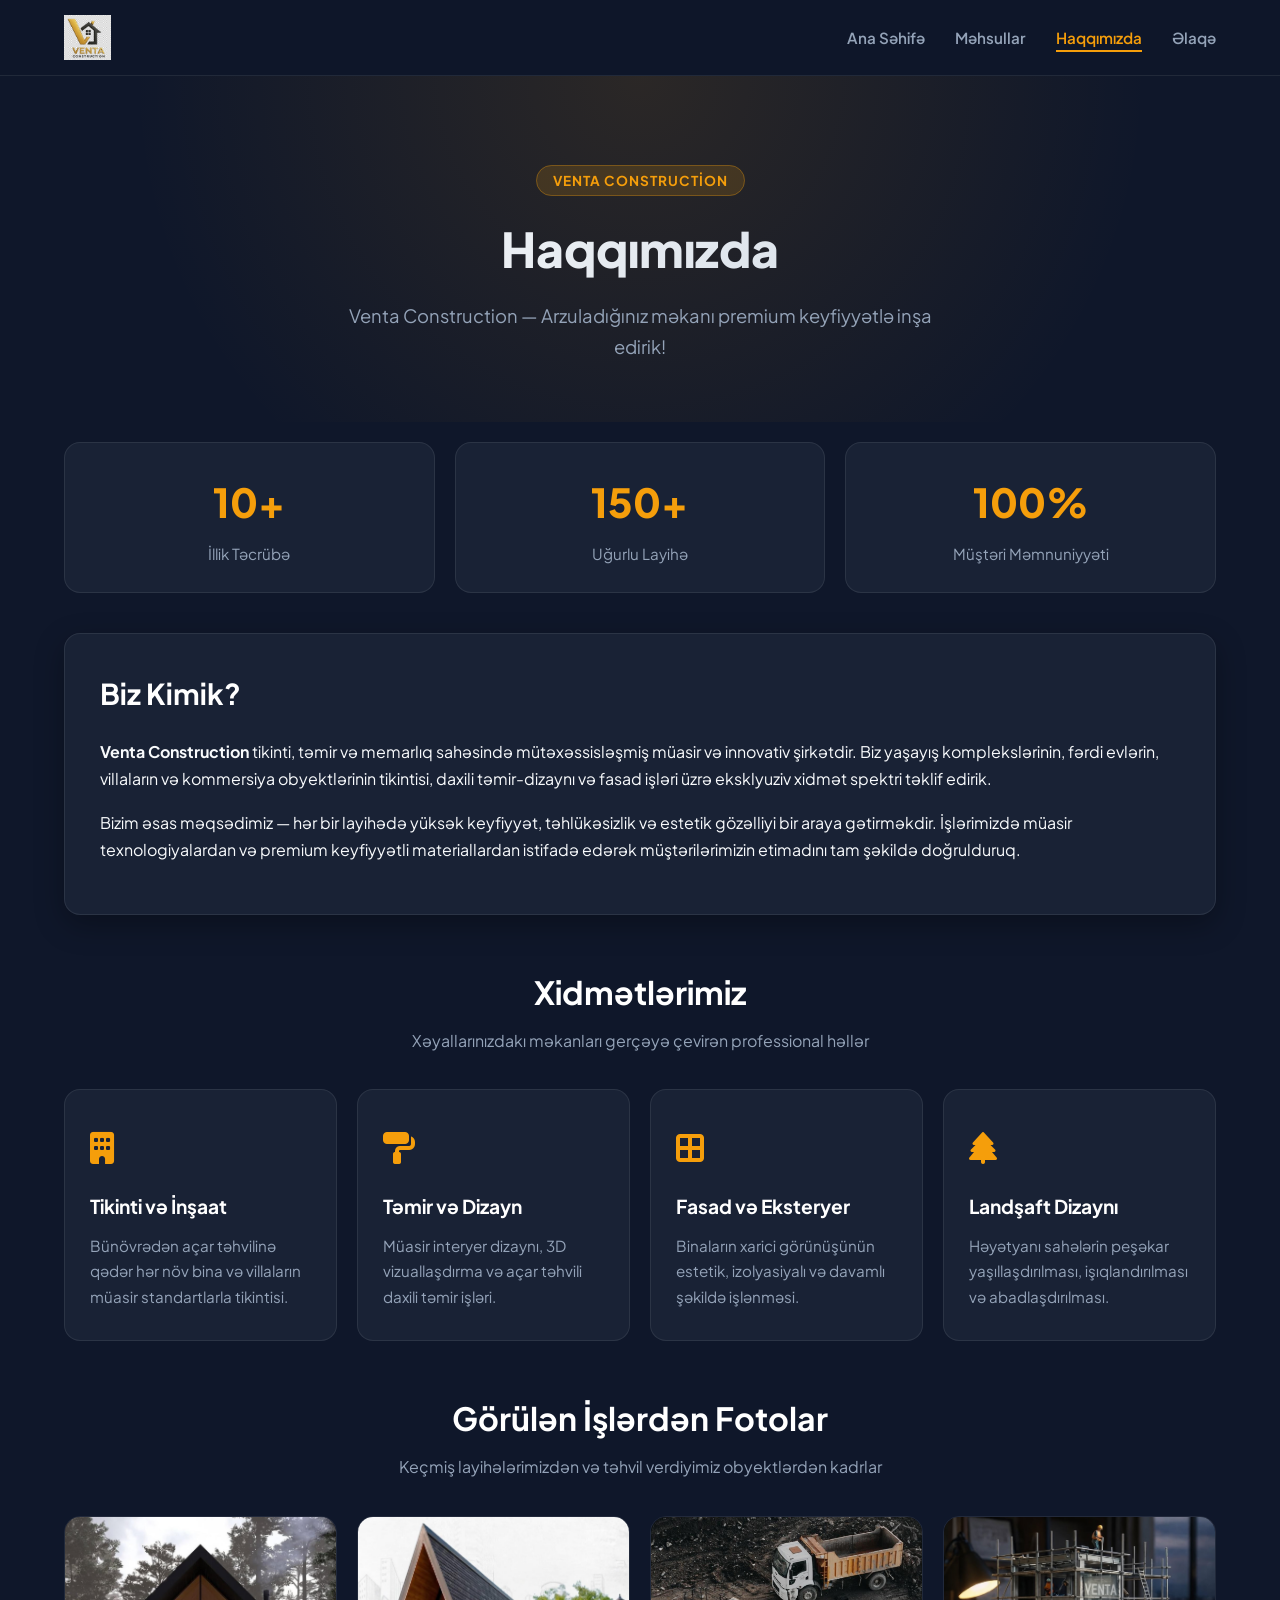
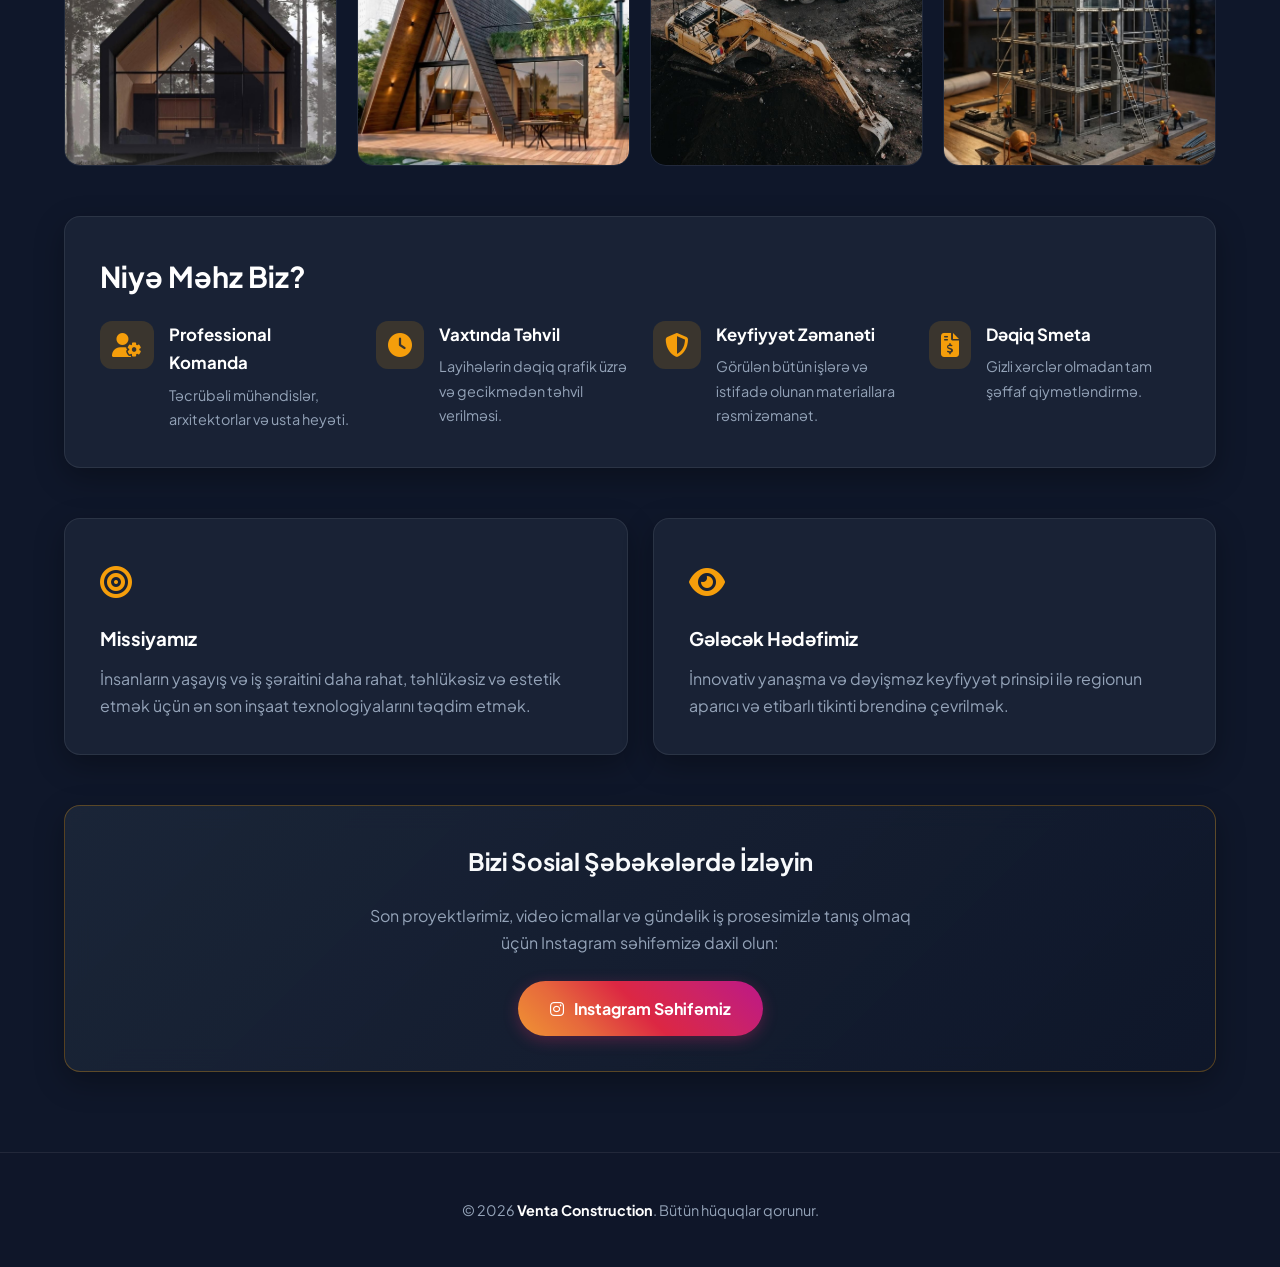
<file: haqinda.html>
<!DOCTYPE html>
<html lang="az">

<head>
    <meta charset="UTF-8">
    <meta name="viewport" content="width=device-width, initial-scale=1.0">
    <title>Haqqımızda - Venta Construction</title>

    <link rel="preconnect" href="https://fonts.googleapis.com">
    <link rel="preconnect" href="https://fonts.gstatic.com" crossorigin>
    <link href="https://fonts.googleapis.com/css2?family=Plus+Jakarta+Sans:wght@300;400;600;700;800&display=swap" rel="stylesheet">
    <link rel="stylesheet" href="https://cdnjs.cloudflare.com/ajax/libs/font-awesome/6.4.0/css/all.min.css">
    
    <link rel="stylesheet" href="haqinda.css">
</head>

<body>

    <header>
        <div class="header-container">
            <div class="logo">
                <a href="index.html">
                    <img src="../img/Gemini_Generated_Image_xss4gkxss4gkxss4 (1).png" alt="Venta Construction Logo"
                         onerror="this.style.display='none'; this.nextElementSibling.style.display='block';">
                    <span class="logo-placeholder" style="display:none;">VENTA<span>.</span></span>
                </a>
            </div>
            <nav>
                <ul>
                    <li><a href="index.html">Ana Səhifə</a></li>
                    <li><a href="mesular.html">Məhsullar</a></li>
                    <li><a href="" class="active">Haqqımızda</a></li>
                    <li><a href="ƏLAqə.html">Əlaqə</a></li>
                </ul>
            </nav>
        </div>
    </header>

    <section class="hero-title">
        <div class="container">
            <span class="badge">Venta Construction</span>
            <h1>Haqqımızda</h1>
            <p class="subtitle">Venta Construction — Arzuladığınız məkanı premium keyfiyyətlə inşa edirik!</p>
        </div>
    </section>

    <div class="container">

        <!-- Stat Highlights Section -->
        <section class="stats-grid">
            <div class="stat-card">
                <h2>10+</h2>
                <p>İllik Təcrübə</p>
            </div>
            <div class="stat-card">
                <h2>150+</h2>
                <p>Uğurlu Layihə</p>
            </div>
            <div class="stat-card">
                <h2>100%</h2>
                <p>Müştəri Məmnuniyyəti</p>
            </div>
        </section>

        <!-- About Info -->
        <section class="about-section glass-card">
            <h2>Biz Kimik?</h2>
            <p>
                <strong>Venta Construction</strong> tikinti, təmir və memarlıq sahəsində mütəxəssisləşmiş müasir
                və innovativ şirkətdir. Biz yaşayış komplekslərinin, fərdi evlərin, villaların və kommersiya obyektlərinin tikintisi,
                daxili təmir-dizaynı və fasad işləri üzrə eksklyuziv xidmət spektri təklif edirik.
            </p>
            <p>
                Bizim əsas məqsədimiz — hər bir layihədə yüksək keyfiyyət, təhlükəsizlik və estetik gözəlliyi bir araya
                gətirməkdir. İşlərimizdə müasir texnologiyalardan və premium keyfiyyətli materiallardan istifadə edərək
                müştərilərimizin etimadını tam şəkildə doğrulduruq.
            </p>
        </section>

        <!-- Services Section -->
        <section class="about-section">
            <div class="section-header">
                <h2>Xidmətlərimiz</h2>
                <p>Xəyallarınızdakı məkanları gerçəyə çevirən professional həllər</p>
            </div>
            <div class="service-cards">
                <div class="card">
                    <div class="card-icon"><i class="fa-solid fa-building"></i></div>
                    <h3>Tikinti və İnşaat</h3>
                    <p>Bünövrədən açar təhvilinə qədər hər növ bina və villaların müasir standartlarla tikintisi.</p>
                </div>
                <div class="card">
                    <div class="card-icon"><i class="fa-solid fa-paint-roller"></i></div>
                    <h3>Təmir və Dizayn</h3>
                    <p>Müasir interyer dizaynı, 3D vizuallaşdırma və açar təhvili daxili təmir işləri.</p>
                </div>
                <div class="card">
                    <div class="card-icon"><i class="fa-solid fa-border-all"></i></div>
                    <h3>Fasad və Eksteryer</h3>
                    <p>Binaların xarici görünüşünün estetik, izolyasiyalı və davamlı şəkildə işlənməsi.</p>
                </div>
                <div class="card">
                    <div class="card-icon"><i class="fa-solid fa-tree"></i></div>
                    <h3>Landşaft Dizaynı</h3>
                    <p>Həyətyanı sahələrin peşəkar yaşıllaşdırılması, işıqlandırılması və abadlaşdırılması.</p>
                </div>
            </div>
        </section>

        <!-- Photo Gallery Section -->
        <section class="about-section">
            <div class="section-header">
                <h2>Görülən İşlərdən Fotolar</h2>
                <p>Keçmiş layihələrimizdən və təhvil verdiyimiz obyektlərdən kadrlar</p>
            </div>
            <div class="gallery-grid">
                <div class="gallery-item">
                    <img src="../img/WhatsApp Image 2026-08-20 at 11.12.06.jpeg" alt="Villa Tikintisi"
                         onerror="this.src='https://images.unsplash.com/photo-1600585154340-be6161a56a0c?w=600&auto=format&fit=crop'">
                    <div class="gallery-overlay"><span>Villa Tikintisi</span></div>
                </div>
                <div class="gallery-item">
                    <img src="../img/WhatsApp Image 2026-08-20 at 11.12.26.jpeg" alt="Metal Konstruksiya Ev"
                         onerror="this.src='https://images.unsplash.com/photo-1512917774080-9991f1c4c750?w=600&auto=format&fit=crop'">
                    <div class="gallery-overlay"><span>Metal Konstruksiya Ev</span></div>
                </div>
                <div class="gallery-item">
                    <img src="../img/WhatsApp Image 2026-08-20 at 11.12.46.jpeg" alt="Daxili Təmir İşləri"
                         onerror="this.src='https://images.unsplash.com/photo-1618221195710-dd6b41faaea6?w=600&auto=format&fit=crop'">
                    <div class="gallery-overlay"><span>Daxili Təmir İşləri</span></div>
                </div>
                <div class="gallery-item">
                    <img src="../img/WhatsApp Image 2026-08-20 at 11.17.31.jpeg" alt="Fasad və Eksteryer"
                         onerror="this.src='https://images.unsplash.com/photo-1600596542815-ffad4c1539a9?w=600&auto=format&fit=crop'">
                    <div class="gallery-overlay"><span>Fasad və Eksteryer</span></div>
                </div>
            </div>
        </section>

        <!-- Why Us Section -->
        <section class="about-section why-us glass-card">
            <h2>Niyə Məhz Biz?</h2>
            <div class="benefits-grid">
                <div class="benefit-item">
                    <i class="fa-solid fa-user-gear"></i>
                    <div>
                        <h4>Professional Komanda</h4>
                        <p>Təcrübəli mühəndislər, arxitektorlar və usta heyəti.</p>
                    </div>
                </div>
                <div class="benefit-item">
                    <i class="fa-solid fa-clock"></i>
                    <div>
                        <h4>Vaxtında Təhvil</h4>
                        <p>Layihələrin dəqiq qrafik üzrə və gecikmədən təhvil verilməsi.</p>
                    </div>
                </div>
                <div class="benefit-item">
                    <i class="fa-solid fa-shield-halved"></i>
                    <div>
                        <h4>Keyfiyyət Zəmanəti</h4>
                        <p>Görülən bütün işlərə və istifadə olunan materiallara rəsmi zəmanət.</p>
                    </div>
                </div>
                <div class="benefit-item">
                    <i class="fa-solid fa-file-invoice-dollar"></i>
                    <div>
                        <h4>Dəqiq Smeta</h4>
                        <p>Gizli xərclər olmadan tam şəffaf qiymətləndirmə.</p>
                    </div>
                </div>
            </div>
        </section>

        <!-- Mission & Vision -->
        <section class="mission-vision">
            <div class="mission glass-card">
                <div class="card-icon"><i class="fa-solid fa-bullseye"></i></div>
                <h3>Missiyamız</h3>
                <p>İnsanların yaşayış və iş şəraitini daha rahat, təhlükəsiz və estetik etmək üçün ən son inşaat texnologiyalarını təqdim etmək.</p>
            </div>
            <div class="vision glass-card">
                <div class="card-icon"><i class="fa-solid fa-eye"></i></div>
                <h3>Gələcək Hədəfimiz</h3>
                <p>İnnovativ yanaşma və dəyişməz keyfiyyət prinsipi ilə regionun aparıcı və etibarlı tikinti brendinə çevrilmək.</p>
            </div>
        </section>

        <!-- CTA Instagram Section -->
        <section class="cta-section glass-card">
            <h2>Bizi Sosial Şəbəkələrdə İzləyin</h2>
            <p>Son proyektlərimiz, video icmallar və gündəlik iş prosesimizlə tanış olmaq üçün Instagram səhifəmizə daxil olun:</p>
            <a href="https://www.instagram.com/venta_construction/" target="_blank" class="btn-instagram">
                <i class="fa-brands fa-instagram"></i> Instagram Səhifəmiz
            </a>
        </section>

    </div>

    <footer>
        <p>&copy; 2026 <strong>Venta Construction</strong>. Bütün hüquqlar qorunur.</p>
    </footer>

</body>

</html>
</file>
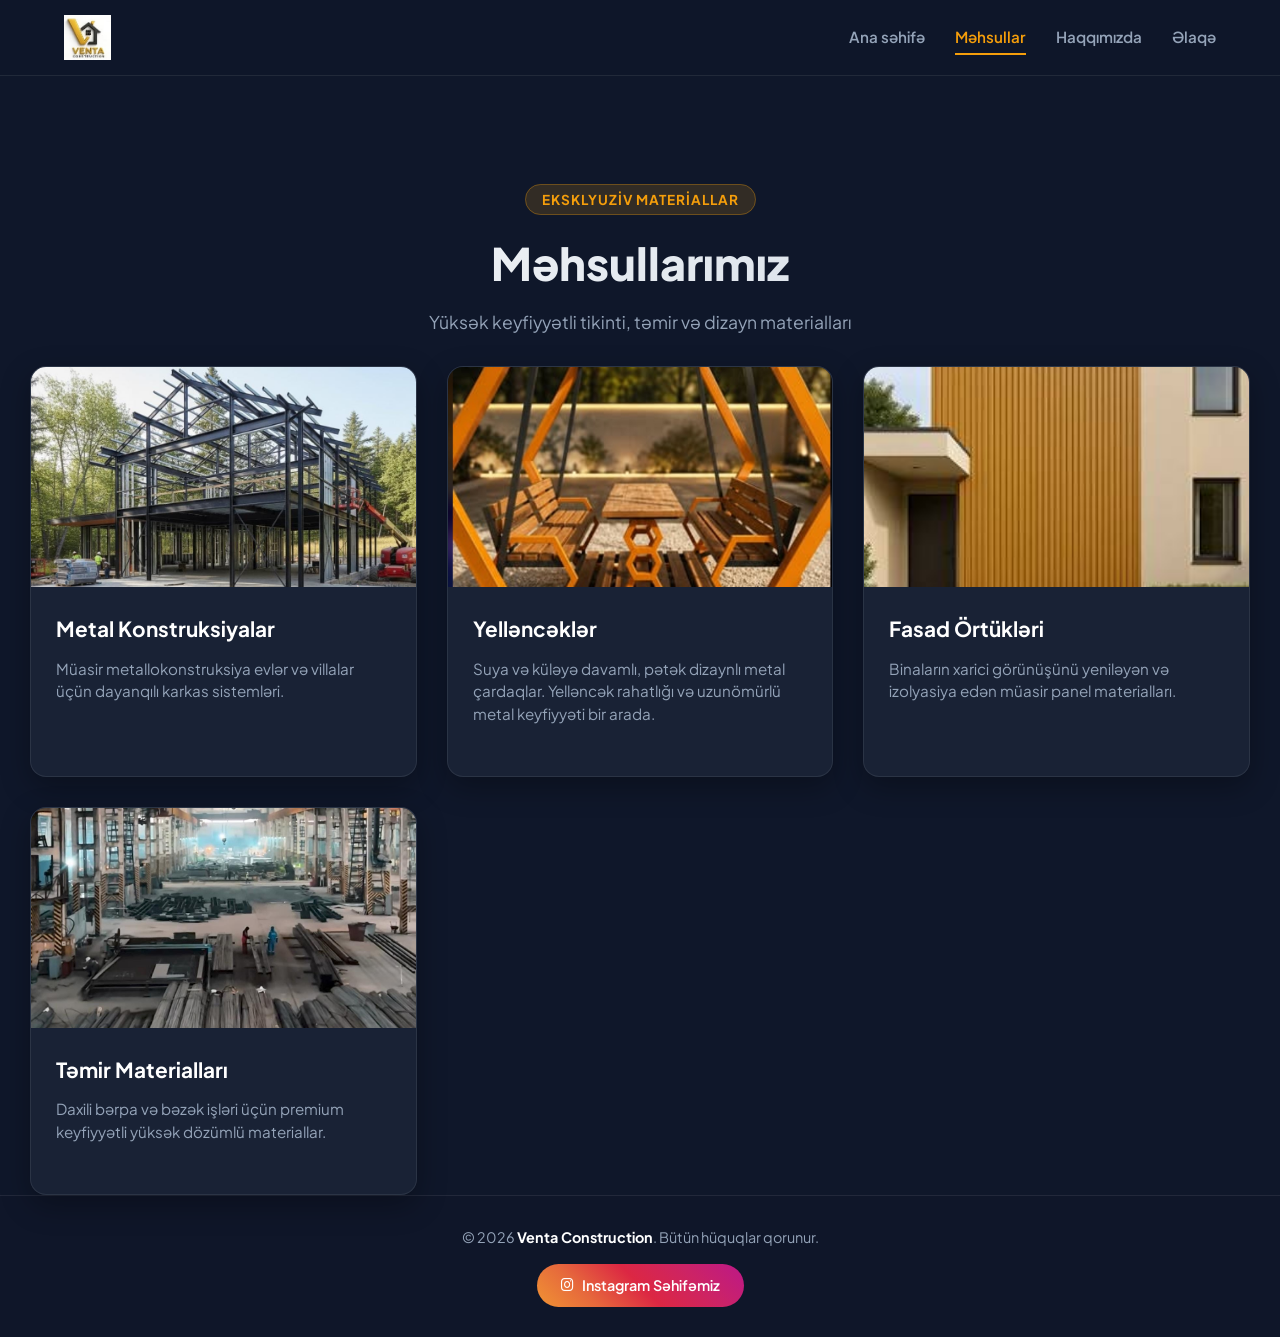
<file: mesular.html>
<!DOCTYPE html>
<html lang="az">

<head>
    <meta charset="UTF-8">
    <meta name="viewport" content="width=device-width, initial-scale=1.0">
    <title>Məhsullarımız — Venta Construction</title>
    <link rel="preconnect" href="https://fonts.googleapis.com">
    <link rel="preconnect" href="https://fonts.gstatic.com" crossorigin>
    <link href="https://fonts.googleapis.com/css2?family=Plus+Jakarta+Sans:wght@300;400;600;700;800&display=swap" rel="stylesheet">
    <link rel="stylesheet" href="https://cdnjs.cloudflare.com/ajax/libs/font-awesome/6.4.0/css/all.min.css">

    <link rel="stylesheet" href="mesular.css">
</head>

<body>

    <header>
        <div class="header-container">
            <div class="logo">
                <a href="index.html">
                    <img src="../img/Снимок экрана_19-8-2026_114543_www.instagram.com.jpeg" alt="Venta Construction Logo"
                         onerror="this.style.display='none'; this.nextElementSibling.style.display='block';">
                    <span class="logo-placeholder" style="display:none;">VENTA<span>.</span></span>
                </a>
            </div>
            <nav class="main-nav">
                <a href="index.html">Ana səhifə</a>
                <a href="mesular.html" class="active">Məhsullar</a>
                <a href="haqinda.html">Haqqımızda</a>
                <a href="ƏLAqə.html">Əlaqə</a>
            </nav>
        </div>
    </header>
    <main class="container main-content"></main>
        <section class="page-header">
            <span class="badge">Eksklyuziv Materiallar</span>
            <h1>Məhsullarımız</h1>
            <p>Yüksək keyfiyyətli tikinti, təmir və dizayn materialları</p>
        </section>

        <div class="products-grid">
            <div class="product-card glass-card">
                <div class="product-image">
                    <img src="../img/WhatsApp Image 2026-08-20 at 13.25.21.jpeg" alt="Metal Konstruksiyalar"
                         onerror="this.src='https://images.unsplash.com/photo-1504307651254-35680f356dfd?w=600&auto=format&fit=crop'">
                </div>
                <div class="product-content">
                    <h3 class="product-title">Metal Konstruksiyalar</h3>
                    <p class="product-desc">Müasir metallokonstruksiya evlər və villalar üçün dayanqılı karkas sistemləri.</p>
                </div>
            </div>
            <div class="product-card glass-card">
                <div class="product-image">
                    <img src="../img/1212.jpeg" alt="Yelləncəklər"
                         onerror="this.src='https://images.unsplash.com/photo-1584464491033-06628f3a6b7b?w=600&auto=format&fit=crop'">
                </div>
                <div class="product-content">
                    <h3 class="product-title">Yelləncəklər</h3>
                    <p class="product-desc">Suya və küləyə davamlı, pətək dizaynlı metal çardaqlar. Yelləncək rahatlığı və uzunömürlü metal keyfiyyəti bir arada.</p>
                </div>
            </div>
            <div class="product-card glass-card">
                <div class="product-image">
                    <img src="../img/images.png" alt="Fasad Örtükləri"
                         onerror="this.src='https://images.unsplash.com/photo-1613490493576-7fde63acd811?w=600&auto=format&fit=crop'">
                </div>
                <div class="product-content">
                    <h3 class="product-title">Fasad Örtükləri</h3>
                    <p class="product-desc">Binaların xarici görünüşünü yeniləyən və izolyasiya edən müasir panel materialları.</p>
                </div>
            </div>
            <div class="product-card glass-card">
                <div class="product-image">
                    <img src="../img/WhatsApp Image 2026-08-20 at 13.25.35.jpeg" alt="Təmir Materialları"
                         onerror="this.src='https://images.unsplash.com/photo-1581092160607-ee22621dd758?w=600&auto=format&fit=crop'">
                </div>
                <div class="product-content">
                    <h3 class="product-title">Təmir Materialları</h3>
                    <p class="product-desc">Daxili bərpa və bəzək işləri üçün premium keyfiyyətli yüksək dözümlü materiallar.</p>
                </div>
            </div>
        </div>
    </main>

    <footer>
        <p>&copy; 2026 <strong>Venta Construction</strong>. Bütün hüquqlar qorunur.</p>
        <div class="footer-social">
            <a href="https://www.instagram.com/venta_construction/" target="_blank" class="btn-instagram">
                <i class="fa-brands fa-instagram"></i> Instagram Səhifəmiz
            </a>
        </div>
    </footer>

</body>

</html>
</file>
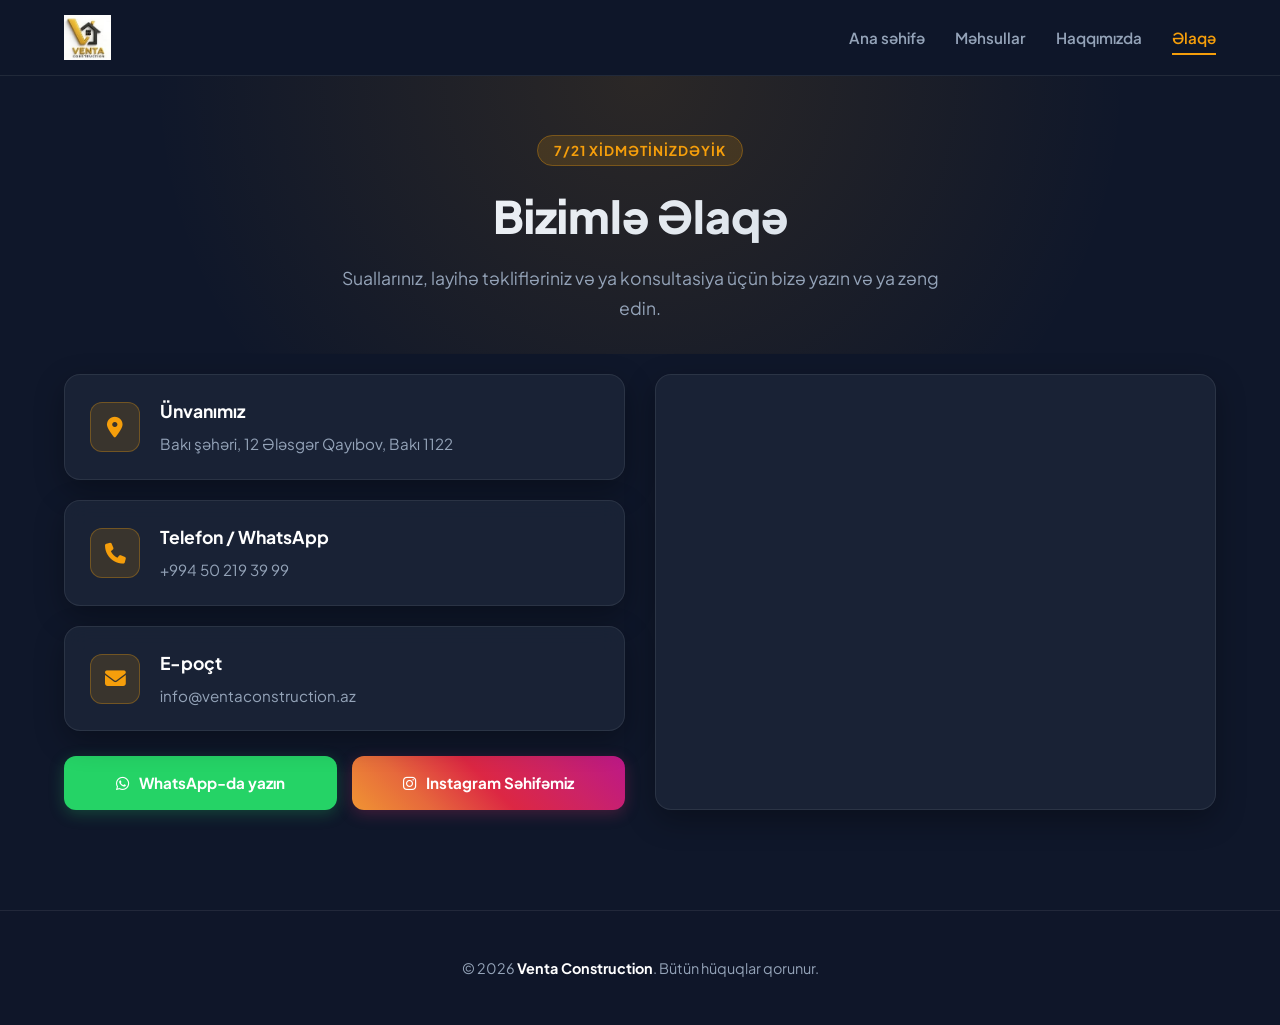
<file: ƏLAqə.html>
<!DOCTYPE html>
<html lang="az">

<head>
    <meta charset="UTF-8">
    <meta name="viewport" content="width=device-width, initial-scale=1.0">
    <title>Əlaqə - Venta Construction</title>
    <link rel="preconnect" href="https://fonts.googleapis.com">
    <link rel="preconnect" href="https://fonts.gstatic.com" crossorigin>
    <link href="https://fonts.googleapis.com/css2?family=Plus+Jakarta+Sans:wght@300;400;600;700;800&display=swap" rel="stylesheet">
    <link rel="stylesheet" href="https://cdnjs.cloudflare.com/ajax/libs/font-awesome/6.4.0/css/all.min.css">

    <link rel="stylesheet" href="ƏLAqə.css">
</head>

<body>

    <header>
        <div class="header-container">
            <div class="logo">
                <a href="index.html">
                    <img src="../img/Снимок экрана_19-8-2026_114543_www.instagram.com.jpeg" alt="Venta Construction Logo"
                         onerror="this.style.display='none'; this.nextElementSibling.style.display='block';">
                    <span class="logo-placeholder" style="display:none;">VENTA<span>.</span></span>
                </a>
            </div>
            <nav class="main-nav">
                <a href="index.html">Ana səhifə</a>
                <a href="mesular.html">Məhsullar</a>
                <a href="haqinda.html">Haqqımızda</a>
                <a href="ƏLAqə.html" class="active">Əlaqə</a>
            </nav>
        </div>
    </header>

    <section class="hero-title">
        <div class="container">
            <span class="badge">7/21 Xidmətinizdəyik</span>
            <h1 class="section-title">Bizimlə Əlaqə</h1>
            <p class="subtitle">Suallarınız, layihə təklifləriniz və ya konsultasiya üçün bizə yazın və ya zəng edin.</p>
        </div>
    </section>

    <section id="contact" class="contact-section container">
        <div class="contact-container">
            <div class="contact-info">
                
                <div class="contact-card glass-card">
                    <div class="contact-icon">
                        <i class="fa-solid fa-location-dot"></i>
                    </div>
                    <div>
                        <h3>Ünvanımız</h3>
                        <p>Bakı şəhəri, 12 Ələsgər Qayıbov, Bakı 1122</p>
                    </div>
                </div>

                <div class="contact-card glass-card">
                    <div class="contact-icon">
                        <i class="fa-solid fa-phone"></i>
                    </div>
                    <div>
                        <h3>Telefon / WhatsApp</h3>
                        <p><a href="https://wa.me/994502193999" target="_blank">+994 50 219 39 99</a></p>
                    </div>
                </div>

                <div class="contact-card glass-card">
                    <div class="contact-icon">
                        <i class="fa-solid fa-envelope"></i>
                    </div>
                    <div>
                        <h3>E-poçt</h3>
                        <p><a href="mailto:info@ventaconstruction.az">info@ventaconstruction.az</a></p>
                    </div>
                </div>

                <div class="social-links">
                    <a href="https://wa.me/994502193999" class="btn-social whatsapp" target="_blank">
                        <i class="fa-brands fa-whatsapp"></i> WhatsApp-da yazın
                    </a>
                    <a href="https://www.instagram.com/venta_construction" class="btn-social instagram" target="_blank">
                        <i class="fa-brands fa-instagram"></i> Instagram Səhifəmiz
                    </a>
                </div>

            </div>
            <div class="contact-map glass-card">
                <iframe
                    src="https://www.google.com/maps/embed?pb=!1m18!1m12!1m3!1d97235.34005128033!2d49.7847426!3d40.4092617!2m3!1f0!2f0!3f0!3m2!1i1024!2i768!4f13.1!3m3!1m2!1s0x40307d6bd6211cf9%3A0x343f6b5e7ae56c6b!2sBaku%2C%20Azerbaijan!5e0!3m2!1sen!2s!4v1620000000000!5m2!1sen!2s"
                    allowfullscreen="" loading="lazy">
                </iframe>
            </div>

        </div>
    </section>

    <footer>
        <p>&copy; 2026 <strong>Venta Construction</strong>. Bütün hüquqlar qorunur.</p>
    </footer>

</body>

</html>
</file>
<file: haqinda.css>
:root {
    --bg-dark: #0f172a;
    --card-bg: rgba(30, 41, 59, 0.7);
    --card-border: rgba(255, 255, 255, 0.08);
    --primary-gold: #f59e0b;
    --primary-hover: #d97706;
    --text-main: #f8fafc;
    --text-muted: #94a3b8;
    --accent-glow: rgba(245, 158, 11, 0.15);
}

* {
    box-sizing: border-box;
}

body {
    font-family: 'Plus Jakarta Sans', -apple-system, BlinkMacSystemFont, sans-serif;
    margin: 0;
    padding: 0;
    background-color: var(--bg-dark);
    color: var(--text-main);
    line-height: 1.7;
    overflow-x: hidden;
}

.container {
    width: 90%;
    max-width: 1200px;
    margin: auto;
    padding: 20px 0;
}

/* Glassmorphism Helper */
.glass-card {
    background: var(--card-bg);
    backdrop-filter: blur(12px);
    -webkit-backdrop-filter: blur(12px);
    border: 1px solid var(--card-border);
    border-radius: 16px;
    padding: 35px;
    box-shadow: 0 10px 30px rgba(0, 0, 0, 0.3);
}

/* Header Navbar */
header {
    background: rgba(15, 23, 42, 0.85);
    backdrop-filter: blur(10px);
    position: sticky;
    top: 0;
    z-index: 1000;
    border-bottom: 1px solid var(--card-border);
    padding: 15px 0;
}

.header-container {
    display: flex;
    justify-content: space-between;
    align-items: center;
    width: 90%;
    max-width: 1200px;
    margin: auto;
}

.logo a {
    text-decoration: none;
    display: flex;
    align-items: center;
}

.logo img {
    height: 45px;
    object-fit: contain;
}

.logo-placeholder {
    font-size: 22px;
    font-weight: 800;
    color: #fff;
    letter-spacing: 1px;
}

.logo-placeholder span {
    color: var(--primary-gold);
}

nav ul {
    list-style: none;
    margin: 0;
    padding: 0;
    display: flex;
    gap: 30px;
}

nav a {
    color: var(--text-muted);
    text-decoration: none;
    font-weight: 600;
    font-size: 0.95rem;
    transition: all 0.3s ease;
    position: relative;
    padding: 5px 0;
}

nav a:hover,
nav a.active {
    color: var(--primary-gold);
}

nav a::after {
    content: '';
    position: absolute;
    bottom: 0;
    left: 0;
    width: 0%;
    height: 2px;
    background: var(--primary-gold);
    transition: width 0.3s ease;
}

nav a:hover::after,
nav a.active::after {
    width: 100%;
}

/* Hero Section */
.hero-title {
    text-align: center;
    padding: 70px 20px 40px;
    background: radial-gradient(circle at top, rgba(245, 158, 11, 0.12) 0%, rgba(15, 23, 42, 0) 70%);
}

.badge {
    background: var(--accent-glow);
    color: var(--primary-gold);
    border: 1px solid rgba(245, 158, 11, 0.3);
    padding: 6px 16px;
    border-radius: 50px;
    font-size: 0.85rem;
    font-weight: 700;
    text-transform: uppercase;
    letter-spacing: 1px;
}

.hero-title h1 {
    font-size: 3rem;
    font-weight: 800;
    margin: 15px 0 10px;
    background: linear-gradient(135deg, #ffffff 0%, #cbd5e1 100%);
    background-clip: text;
    -webkit-background-clip: text;
    -webkit-text-fill-color: transparent;
}

.subtitle {
    color: var(--text-muted);
    font-size: 1.15em;
    max-width: 600px;
    margin: 0 auto;
}

/* Stats Counter Grid */
.stats-grid {
    display: grid;
    grid-template-columns: repeat(auto-fit, minmax(200px, 1fr));
    gap: 20px;
    margin-bottom: 40px;
}

.stat-card {
    background: var(--card-bg);
    border: 1px solid var(--card-border);
    padding: 25px;
    border-radius: 16px;
    text-align: center;
    transition: transform 0.3s ease;
}

.stat-card:hover {
    transform: translateY(-5px);
}

.stat-card h2 {
    font-size: 2.5rem;
    color: var(--primary-gold);
    margin: 0;
    font-weight: 800;
}

.stat-card p {
    color: var(--text-muted);
    margin: 5px 0 0;
    font-size: 0.95rem;
}

/* Section Common Styles */
.about-section {
    margin-bottom: 50px;
}

.about-section h2 {
    font-size: 1.8rem;
    margin-top: 0;
    margin-bottom: 20px;
    color: #fff;
    position: relative;
}

.section-header {
    text-align: center;
    margin-bottom: 35px;
}

.section-header h2 {
    font-size: 2rem;
    margin-bottom: 8px;
}

.section-header p {
    color: var(--text-muted);
    margin: 0;
}

/* Services Grid */
.service-cards {
    display: grid;
    grid-template-columns: repeat(auto-fit, minmax(240px, 1fr));
    gap: 20px;
}

.card {
    background: var(--card-bg);
    border: 1px solid var(--card-border);
    padding: 30px 25px;
    border-radius: 16px;
    transition: all 0.3s ease;
}

.card:hover {
    transform: translateY(-7px);
    border-color: var(--primary-gold);
    box-shadow: 0 10px 25px var(--accent-glow);
}

.card-icon {
    font-size: 2rem;
    color: var(--primary-gold);
    margin-bottom: 15px;
}

.card h3 {
    margin: 0 0 10px;
    color: #fff;
    font-size: 1.2rem;
}

.card p {
    color: var(--text-muted);
    font-size: 0.95rem;
    margin: 0;
}

/* Photo Gallery Grid */
.gallery-grid {
    display: grid;
    grid-template-columns: repeat(auto-fit, minmax(260px, 1fr));
    gap: 20px;
}

.gallery-item {
    position: relative;
    overflow: hidden;
    border-radius: 16px;
    height: 250px;
    border: 1px solid var(--card-border);
}

.gallery-item img {
    width: 100%;
    height: 100%;
    object-fit: cover;
    transition: transform 0.5s ease;
}

.gallery-overlay {
    position: absolute;
    inset: 0;
    background: linear-gradient(to top, rgba(15, 23, 42, 0.85), transparent);
    display: flex;
    align-items: flex-end;
    padding: 20px;
    opacity: 0;
    transition: opacity 0.3s ease;
}

.gallery-overlay span {
    color: #fff;
    font-weight: 700;
    font-size: 1.1rem;
}

.gallery-item:hover img {
    transform: scale(1.08);
}

.gallery-item:hover .gallery-overlay {
    opacity: 1;
}

/* Why Us Section Grid */
.benefits-grid {
    display: grid;
    grid-template-columns: repeat(auto-fit, minmax(240px, 1fr));
    gap: 25px;
    margin-top: 20px;
}

.benefit-item {
    display: flex;
    align-items: flex-start;
    gap: 15px;
}

.benefit-item i {
    font-size: 1.5rem;
    color: var(--primary-gold);
    background: var(--accent-glow);
    padding: 12px;
    border-radius: 12px;
}

.benefit-item h4 {
    margin: 0 0 5px;
    color: #fff;
    font-size: 1.05rem;
}

.benefit-item p {
    margin: 0;
    color: var(--text-muted);
    font-size: 0.9rem;
}

/* Mission & Vision Layout */
.mission-vision {
    display: grid;
    grid-template-columns: repeat(auto-fit, minmax(300px, 1fr));
    gap: 25px;
    margin-bottom: 50px;
}

.mission-vision h3 {
    margin: 10px 0;
    color: #fff;
}

.mission-vision p {
    color: var(--text-muted);
    margin: 0;
}

/* CTA Section */
.cta-section {
    text-align: center;
    background: linear-gradient(135deg, rgba(30, 41, 59, 0.8), rgba(15, 23, 42, 0.9));
    border: 1px solid rgba(245, 158, 11, 0.3);
}

.cta-section h2 {
    margin-top: 0;
}

.cta-section p {
    color: var(--text-muted);
    max-width: 550px;
    margin: 0 auto 25px;
}

.btn-instagram {
    display: inline-flex;
    align-items: center;
    gap: 10px;
    background: linear-gradient(45deg, #f09433 0%, #e6683c 25%, #dc2743 50%, #cc2366 75%, #bc1888 100%);
    color: #fff;
    padding: 14px 32px;
    text-decoration: none;
    border-radius: 50px;
    font-weight: 700;
    font-size: 1rem;
    box-shadow: 0 4px 15px rgba(225, 48, 108, 0.3);
    transition: all 0.3s ease;
}

.btn-instagram:hover {
    transform: translateY(-3px);
    box-shadow: 0 8px 25px rgba(225, 48, 108, 0.5);
}

/* Footer */
footer {
    background: rgba(15, 23, 42, 0.95);
    border-top: 1px solid var(--card-border);
    color: var(--text-muted);
    text-align: center;
    padding: 30px 0;
    margin-top: 60px;
    font-size: 0.9rem;
}

footer strong {
    color: #fff;
}

/* Responsive Breakdown */
@media (max-width: 768px) {
    .header-container {
        flex-direction: column;
        gap: 15px;
    }

    nav ul {
        gap: 15px;
    }

    .hero-title h1 {
        font-size: 2.2rem;
    }

    .glass-card {
        padding: 25px;
    }
}
</file>
<file: mesular.css>
:root {
    --bg-dark: #0f172a;
    --card-bg: rgba(30, 41, 59, 0.7);
    --card-border: rgba(255, 255, 255, 0.08);
    --primary-gold: #f59e0b;
    --primary-hover: #d97706;
    --text-main: #f8fafc;
    --text-muted: #94a3b8;
    --accent-glow: rgba(245, 158, 11, 0.15);
}

* {
    box-sizing: border-box;
    margin: 0;
    padding: 0;
}

body {
    font-family: 'Plus Jakarta Sans', -apple-system, BlinkMacSystemFont, sans-serif;
    background-color: var(--bg-dark);
    color: var(--text-main);
    line-height: 1.6;
    min-height: 100vh;
    display: flex;
    flex-direction: column;
}

.container {
    width: 90%;
    max-width: 1200px;
    margin: 0 auto;
}

.main-content {
    flex: 1;
    padding-bottom: 60px;
}
.glass-card {
    background: var(--card-bg);
    backdrop-filter: blur(12px);
    -webkit-backdrop-filter: blur(12px);
    border: 1px solid var(--card-border);
    border-radius: 16px;
    box-shadow: 0 10px 30px rgba(0, 0, 0, 0.3);
}
header {
    background: rgba(15, 23, 42, 0.85);
    backdrop-filter: blur(10px);
    position: sticky;
    top: 0;
    z-index: 1000;
    border-bottom: 1px solid var(--card-border);
    padding: 15px 0;
}

.header-container {
    display: flex;
    justify-content: space-between;
    align-items: center;
    width: 90%;
    max-width: 1200px;
    margin: auto;
}

.logo a {
    text-decoration: none;
    display: flex;
    align-items: center;
}

.logo img {
    height: 45px;
    object-fit: contain;
}

.logo-placeholder {
    font-size: 22px;
    font-weight: 800;
    color: #fff;
    letter-spacing: 1px;
}

.logo-placeholder span {
    color: var(--primary-gold);
}

.main-nav {
    display: flex;
    gap: 30px;
}

.main-nav a {
    color: var(--text-muted);
    text-decoration: none;
    font-weight: 600;
    font-size: 0.95rem;
    transition: all 0.3s ease;
    position: relative;
    padding: 5px 0;
}

.main-nav a:hover,
.main-nav a.active {
    color: var(--primary-gold);
}

.main-nav a::after {
    content: '';
    position: absolute;
    bottom: 0;
    left: 0;
    width: 0%;
    height: 2px;
    background: var(--primary-gold);
    transition: width 0.3s ease;
}

.main-nav a:hover::after,
.main-nav a.active::after {
    width: 100%;
}
.page-header {
    text-align: center;
    padding: 50px 0 30px;
}

.badge {
    background: var(--accent-glow);
    color: var(--primary-gold);
    border: 1px solid rgba(245, 158, 11, 0.3);
    padding: 6px 16px;
    border-radius: 50px;
    font-size: 0.85rem;
    font-weight: 700;
    text-transform: uppercase;
    letter-spacing: 1px;
}

.page-header h1 {
    font-size: 2.8rem;
    font-weight: 800;
    margin: 15px 0 10px;
    background: linear-gradient(135deg, #ffffff 0%, #cbd5e1 100%);
    background-clip: text;
    -webkit-background-clip: text;
    -webkit-text-fill-color: transparent;
}

.page-header p {
    color: var(--text-muted);
    font-size: 1.1rem;
}

.products-grid {
    display: grid;
    grid-template-columns: repeat(auto-fill, minmax(350px ,1fr));
    gap: 30px;
    padding-left: 30px;
    padding-right: 30px;
}

.product-card {
    display: flex;
    flex-direction: column;
    overflow: hidden;
    transition: transform 0.3s ease, border-color 0.3s ease, box-shadow 0.3s ease;
    align-items: center;
    justify-content: center;
}

.product-card:hover {
    transform: translateY(-8px);
    border-color: var(--primary-gold);
    box-shadow: 0 12px 30px var(--accent-glow);
}

.product-image {
    width: 100%;
    height: 220px;
    overflow: hidden;
    background-color: #1e293b;
}

.product-image img {
    width: 100%;
    height: 100%;
    object-fit: cover;
    transition: transform 0.5s ease;
}

.product-card:hover .product-image img {
    transform: scale(1.08);
}

.product-content {
    padding: 25px;
    display: flex;
    flex-direction: column;
    flex: 1;
}

.product-title {
    font-size: 1.3rem;
    font-weight: 700;
    color: #fff;
    margin-bottom: 12px;
}

.product-desc {
    font-size: 0.95rem;
    color: var(--text-muted);
    line-height: 1.5;
    margin-bottom: 25px;
    flex: 1;
}
 */
.btn {
    display: inline-flex;
    align-items: center;
    justify-content: center;
    gap: 8px;
    background-color: var(--primary-gold);
    color: #0f172a;
    padding: 12px 20px;
    border-radius: 10px;
    text-decoration: none;
    font-weight: 700;
    font-size: 0.95rem;
    transition: all 0.3s ease;
    border: none;
    cursor: pointer;
}

.btn:hover {
    background-color: var(--primary-hover);
    box-shadow: 0 4px 15px rgba(245, 158, 11, 0.3);
}
footer {
    text-align: center;
    padding: 30px 20px;
    border-top: 1px solid var(--card-border);
    color: var(--text-muted);
    background: rgba(15, 23, 42, 0.95);
    font-size: 0.9rem;
    margin-top: auto;
}

footer strong {
    color: #fff;
}

.footer-social {
    margin-top: 15px;
}

.btn-instagram {
    display: inline-flex;
    align-items: center;
    gap: 8px;
    background: linear-gradient(45deg, #f09433 0%, #e6683c 25%, #dc2743 50%, #cc2366 75%, #bc1888 100%);
    color: #fff;
    padding: 10px 24px;
    border-radius: 50px;
    text-decoration: none;
    font-weight: 600;
    font-size: 0.9rem;
    transition: opacity 0.3s ease, transform 0.3s ease;
}

.btn-instagram:hover {
    opacity: 0.9;
    transform: translateY(-2px);
}
@media (max-width: 760px) {
    .header-container {
        flex-direction: column;
        gap: 15px;
    }

    .main-nav {
        gap: 15px;
    }

    .page-header h1 {
        font-size: 2.2rem;
    }

    .products-grid {
        grid-template-columns: 1fr;
    }
}
</file>
<file: ƏLAqə.css>
:root {
    --bg-dark: #0f172a;
    --card-bg: rgba(30, 41, 59, 0.7);
    --card-border: rgba(255, 255, 255, 0.08);
    --primary-gold: #f59e0b;
    --text-main: #f8fafc;
    --text-muted: #94a3b8;
    --accent-glow: rgba(245, 158, 11, 0.15);
}

* {
    box-sizing: border-box;
}

body {
    font-family: 'Plus Jakarta Sans', -apple-system, BlinkMacSystemFont, sans-serif;
    margin: 0;
    padding: 0;
    background-color: var(--bg-dark);
    color: var(--text-main);
    line-height: 1.7;
    overflow-x: hidden;
}

.container {
    width: 90%;
    max-width: 1200px;
    margin: auto;
}
.glass-card {
    background: var(--card-bg);
    backdrop-filter: blur(12px);
    -webkit-backdrop-filter: blur(12px);
    border: 1px solid var(--card-border);
    border-radius: 16px;
    box-shadow: 0 10px 30px rgba(0, 0, 0, 0.3);
}

header {
    background: rgba(15, 23, 42, 0.85);
    backdrop-filter: blur(10px);
    position: sticky;
    top: 0;
    z-index: 1000;
    border-bottom: 1px solid var(--card-border);
    padding: 15px 0;
}

.header-container {
    display: flex;
    justify-content: space-between;
    align-items: center;
    width: 90%;
    max-width: 1200px;
    margin: auto;
}

.logo a {
    text-decoration: none;
    display: flex;
    align-items: center;
}

.logo img {
    height: 45px;
    object-fit: contain;
}

.logo-placeholder {
    font-size: 22px;
    font-weight: 800;
    color: #fff;
    letter-spacing: 1px;
}

.logo-placeholder span {
    color: var(--primary-gold);
}

.main-nav {
    display: flex;
    gap: 30px;
}

.main-nav a {
    color: var(--text-muted);
    text-decoration: none;
    font-weight: 600;
    font-size: 0.95rem;
    transition: all 0.3s ease;
    position: relative;
    padding: 5px 0;
}

.main-nav a:hover,
.main-nav a.active {
    color: var(--primary-gold);
}

.main-nav a::after {
    content: '';
    position: absolute;
    bottom: 0;
    left: 0;
    width: 0%;
    height: 2px;
    background: var(--primary-gold);
    transition: width 0.3s ease;
}

.main-nav a:hover::after,
.main-nav a.active::after {
    width: 100%;
}
.hero-title {
    text-align: center;
    padding: 60px 20px 30px;
    background: radial-gradient(circle at top, rgba(245, 158, 11, 0.12) 0%, rgba(15, 23, 42, 0) 70%);
}

.badge {
    background: var(--accent-glow);
    color: var(--primary-gold);
    border: 1px solid rgba(245, 158, 11, 0.3);
    padding: 6px 16px;
    border-radius: 50px;
    font-size: 0.85rem;
    font-weight: 700;
    text-transform: uppercase;
    letter-spacing: 1px;
}

.hero-title h1 {
    font-size: 2.8rem;
    font-weight: 800;
    margin: 15px 0 10px;
    background: linear-gradient(135deg, #ffffff 0%, #cbd5e1 100%);
    background-clip: text;
    -webkit-background-clip: text;
    -webkit-text-fill-color: transparent;
}

.subtitle {
    color: var(--text-muted);
    font-size: 1.1em;
    max-width: 600px;
    margin: 0 auto;
}
.contact-section {
    padding: 20px 0 60px;
}

.contact-container {
    display: grid;
    grid-template-columns: 1fr 1fr;
    gap: 30px;
}

.contact-info {
    display: flex;
    flex-direction: column;
    gap: 20px;
}

.contact-card {
    padding: 22px 25px;
    display: flex;
    align-items: center;
    gap: 20px;
    transition: all 0.3s ease;
}

.contact-card:hover {
    transform: translateX(8px);
    border-color: var(--primary-gold);
    box-shadow: 0 10px 25px var(--accent-glow);
}

.contact-icon {
    font-size: 1.3rem;
    color: var(--primary-gold);
    background: var(--accent-glow);
    border: 1px solid rgba(245, 158, 11, 0.3);
    width: 50px;
    height: 50px;
    border-radius: 12px;
    display: flex;
    align-items: center;
    justify-content: center;
    flex-shrink: 0;
}

.contact-card h3 {
    color: #fff;
    font-size: 1.1rem;
    margin: 0 0 4px;
}

.contact-card p,
.contact-card a {
    color: var(--text-muted);
    text-decoration: none;
    font-size: 0.95rem;
    transition: color 0.3s ease;
    margin: 0;
}

.contact-card a:hover {
    color: var(--primary-gold);
}
.social-links {
    display: flex;
    gap: 15px;
    margin-top: 5px;
}

.btn-social {
    flex: 1;
    display: inline-flex;
    align-items: center;
    justify-content: center;
    gap: 10px;
    padding: 14px;
    border-radius: 12px;
    text-decoration: none;
    font-weight: 700;
    font-size: 0.95rem;
    color: #fff;
    transition: all 0.3s ease;
}

.btn-social.whatsapp {
    background: #25D366;
    box-shadow: 0 4px 15px rgba(37, 211, 102, 0.25);
}

.btn-social.instagram {
    background: linear-gradient(45deg, #f09433 0%, #e6683c 25%, #dc2743 50%, #cc2366 75%, #bc1888 100%);
    box-shadow: 0 4px 15px rgba(225, 48, 108, 0.25);
}

.btn-social:hover {
    transform: translateY(-3px);
    opacity: 0.95;
}
.contact-map {
    overflow: hidden;
    padding: 8px;
    min-height: 400px;
}

.contact-map iframe {
    width: 100%;
    height: 100%;
    min-height: 380px;
    border: none;
    border-radius: 10px;
}
footer {
    background: rgba(15, 23, 42, 0.95);
    border-top: 1px solid var(--card-border);
    color: var(--text-muted);
    text-align: center;
    padding: 30px 0;
    margin-top: 40px;
    font-size: 0.9rem;
}

footer strong {
    color: #fff;
}

@media (max-width: 868px) {
    .contact-container {
        grid-template-columns: 1fr;
    }

    .header-container {
        flex-direction: column;
        gap: 15px;
    }

    .main-nav {
        gap: 15px;
    }

    .social-links {
        flex-direction: column;
    }

    .hero-title h1 {
        font-size: 2.2rem;
    }
}
</file>
